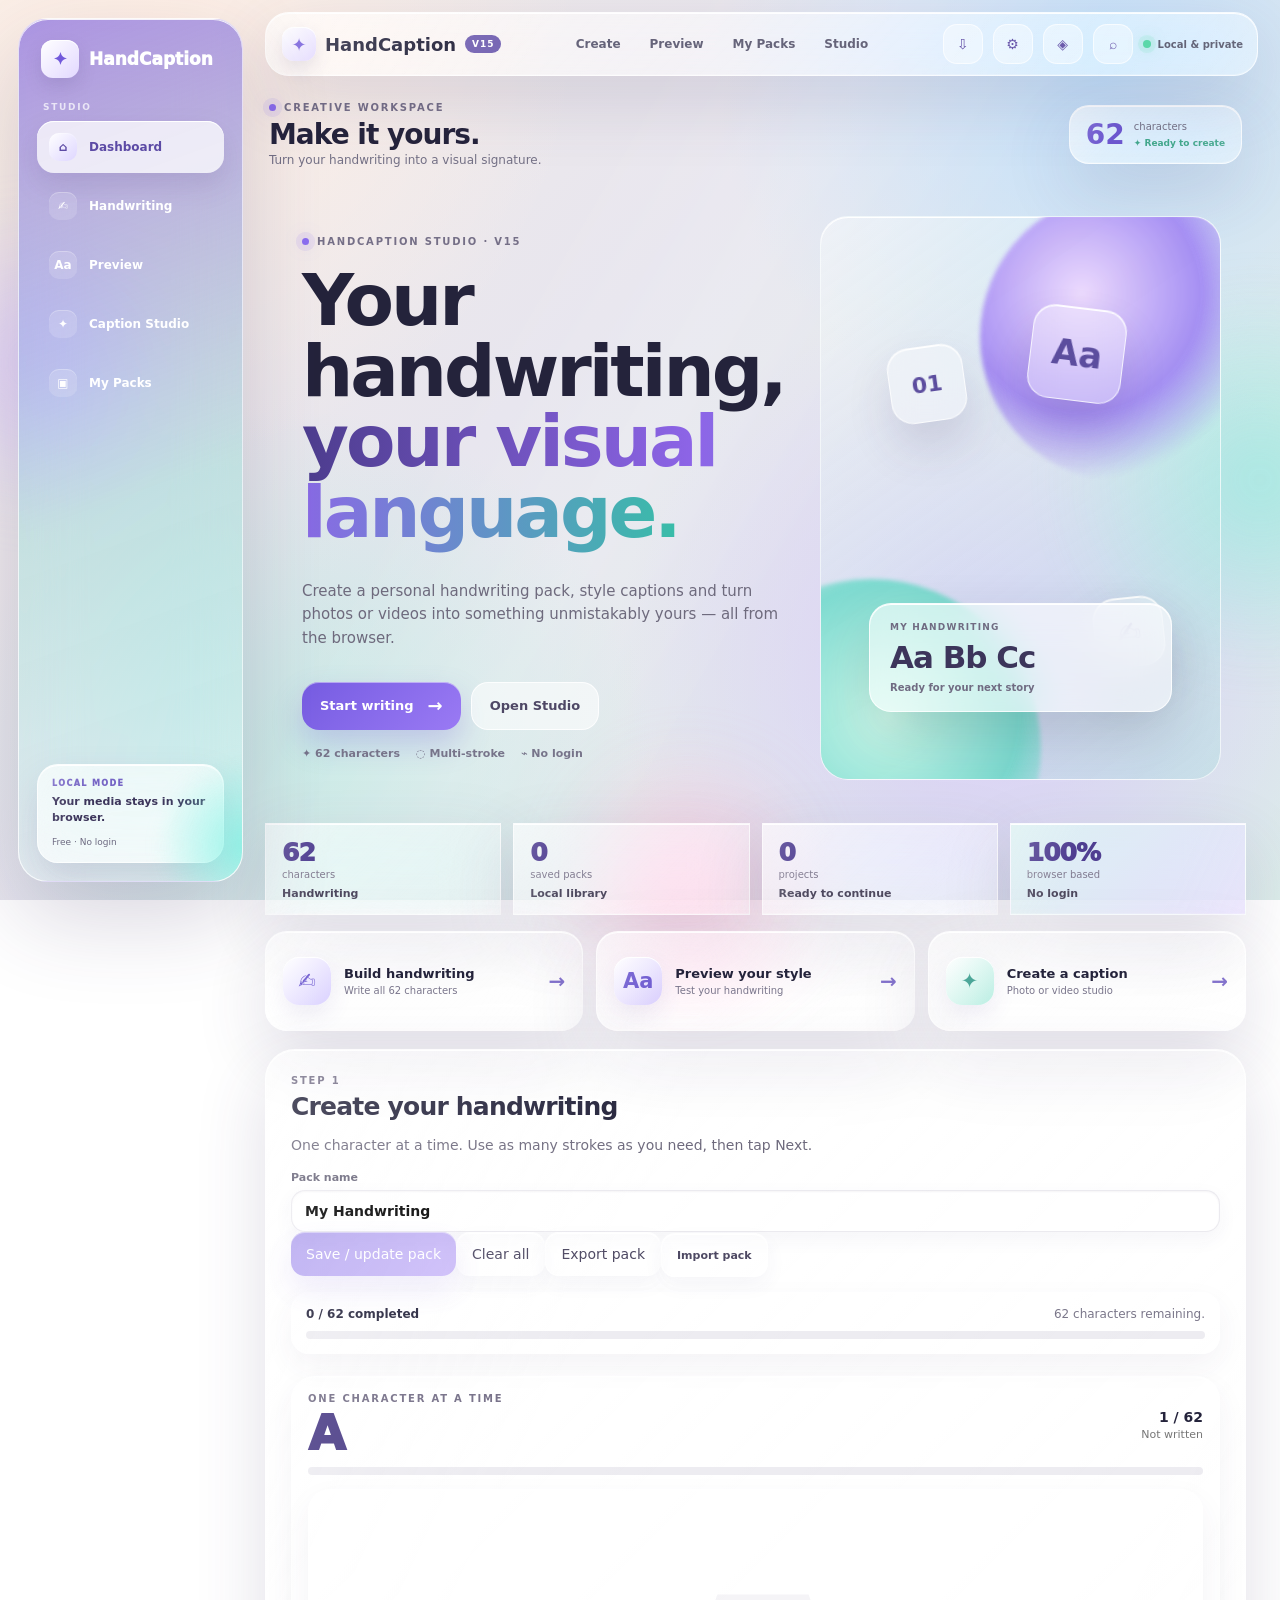
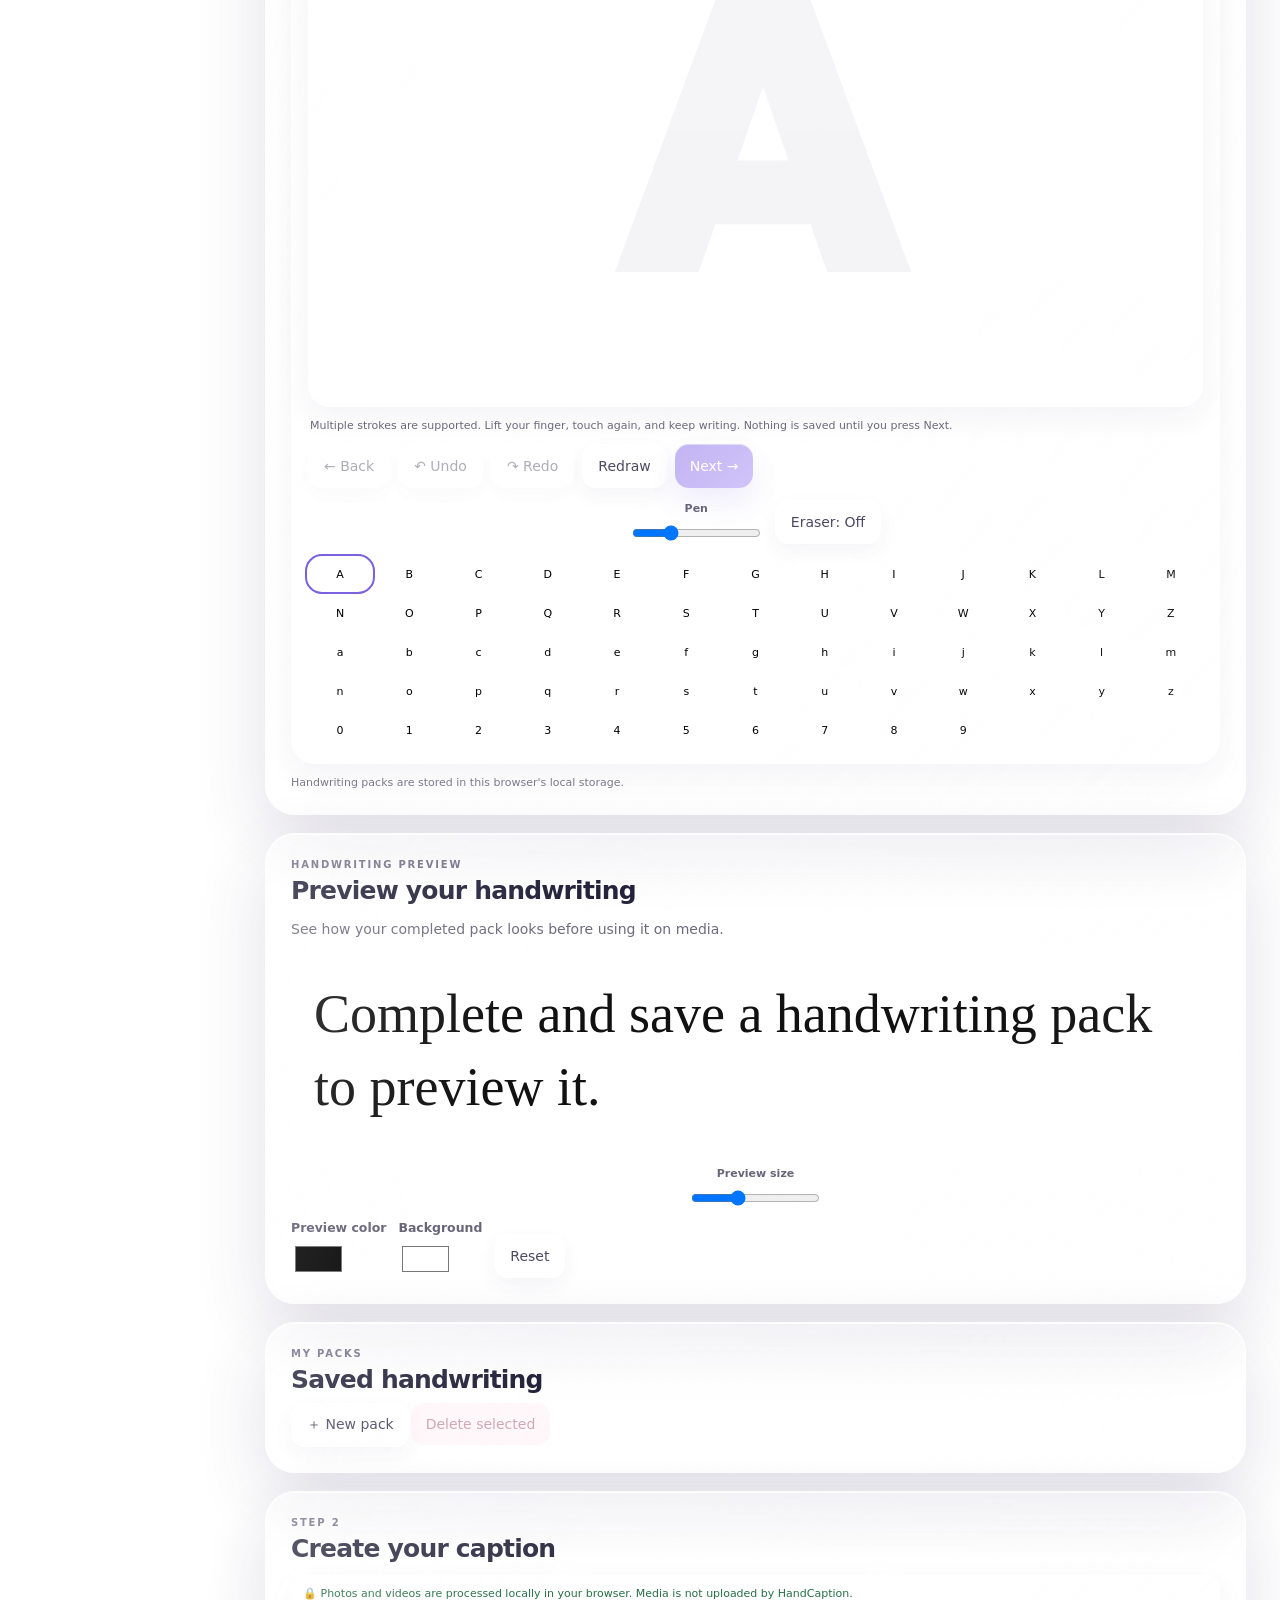
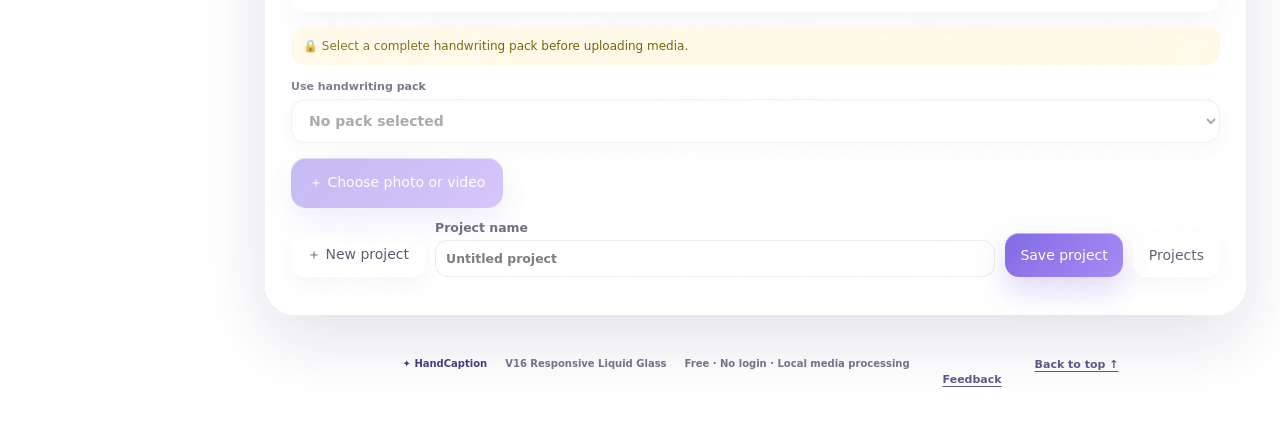
<file: index.html>
<!doctype html>
<html lang="en">
<head>
<meta charset="utf-8"><meta name="viewport" content="width=device-width,initial-scale=1,viewport-fit=cover">
<meta name="theme-color" content="#eaf1ed"><meta name="referrer" content="no-referrer">
<meta http-equiv="Content-Security-Policy" content="default-src 'self' blob: data:; script-src 'self'; style-src 'self'; img-src 'self' blob: data:; media-src 'self' blob: data:; font-src 'self'; object-src 'none'; base-uri 'none'; form-action 'none'; frame-ancestors 'none'; upgrade-insecure-requests">
<meta name="description" content="HandCaption — create your own handwriting packs and turn photos and videos into handwritten captions, locally in your browser.">
<meta name="keywords" content="handwriting captions, handwriting generator, photo captions, video captions, custom handwriting, HandCaption">
<meta name="author" content="HandCaption">
<meta property="og:type" content="website"><meta property="og:title" content="HandCaption — Your handwriting, your visual language."><meta property="og:description" content="Create a handwriting pack and add your handwriting to photos and videos. No login required.">
<meta name="twitter:card" content="summary"><meta name="twitter:title" content="HandCaption"><meta name="twitter:description" content="Turn your handwriting into visual captions.">
<meta name="color-scheme" content="light dark">
<link rel="manifest" href="manifest.json"><link rel="apple-touch-icon" href="icon.svg">
<title>HandCaption — Handwriting Caption Studio</title><link rel="stylesheet" href="style.css">
</head>
<body>
<div class="ambient ambient-one"></div><div class="ambient ambient-two"></div><div class="ambient ambient-three"></div>
<aside class="glass-sidebar" aria-label="HandCaption navigation">
  <div class="sidebar-brand"><span class="brand-mark">✦</span><span>HandCaption</span></div>
  <div class="sidebar-caption">STUDIO</div>
  <nav>
    <a class="active" href="#top"><span>⌂</span>Dashboard</a>
    <a href="#handwritingCard"><span>✍</span>Handwriting</a>
    <a href="#previewCard"><span>Aa</span>Preview</a>
    <a href="#mediaSection"><span>✦</span>Caption Studio</a>
    <a href="#packsCard"><span>▣</span>My Packs</a>
  </nav>
  <div class="sidebar-mini glass-card"><span>LOCAL MODE</span><strong>Your media stays in your browser.</strong><small>Free · No login</small></div>
</aside>
<header class="topbar glass">
  <a class="brand" href="#top" aria-label="HandCaption home"><span class="brand-mark">✦</span><span>HandCaption</span><b>V15</b></a>
  <nav class="topnav" aria-label="Primary navigation">
    <a href="#handwritingCard">Create</a><a href="#previewCard">Preview</a><a href="#packsCard">My Packs</a><a href="#mediaSection">Studio</a>
  </nav>
  <div class="top-actions"><button id="installAppBtn" class="glass-icon install-app" type="button" aria-label="Install HandCaption" title="Install app">⇩</button><button id="settingsBtn" class="glass-icon" type="button" aria-label="Open settings" title="Settings">⚙</button><button id="focusModeBtn" class="glass-icon" type="button" aria-label="Toggle focus mode" title="Focus mode">◈</button><button id="quickFindBtn" class="glass-icon" type="button" aria-label="Quick navigation" title="Quick navigation">⌕</button><div class="top-status"><span class="status-dot"></span> Local & private</div></div>
</header>
<main id="top">
<section class="dashboard-strip">
  <div><span class="eyebrow"><span class="eyebrow-dot"></span> CREATIVE WORKSPACE</span><h2>Make it yours.</h2><p>Turn your handwriting into a visual signature.</p></div>
  <div class="strip-badge glass-card"><strong>62</strong><span>characters</span><b>✦ Ready to create</b></div>
</section>
<section class="hero card hero-glass">
  <div class="hero-copy">
    <div class="eyebrow"><span class="eyebrow-dot"></span> HANDCAPTION STUDIO · V15</div>
    <h1>Your handwriting,<br><em>your visual language.</em></h1>
    <p>Create a personal handwriting pack, style captions and turn photos or videos into something unmistakably yours — all from the browser.</p>
    <div class="hero-actions"><a class="primary hero-btn" href="#handwritingCard">Start writing <span>→</span></a><a class="soft-btn" href="#mediaSection">Open Studio</a></div>
    <div class="hero-meta"><span>✦ 62 characters</span><span>◌ Multi-stroke</span><span>⌁ No login</span></div>
  </div>
  <div class="hero-art" aria-hidden="true"><div class="orb orb-a"></div><div class="orb orb-b"></div><div class="glass-note note-one">Aa</div><div class="glass-note note-two">01</div><div class="glass-note note-three">✍</div><div class="hero-card-mini"><span>MY HANDWRITING</span><strong>Aa Bb Cc</strong><small>Ready for your next story</small></div></div>
</section>

<section class="glass-metrics" aria-label="Workspace status"><div class="metric glass-card"><span>62</span><small>characters</small><b>Handwriting</b></div><div class="metric glass-card"><span id="metricPacks">0</span><small>saved packs</small><b>Local library</b></div><div class="metric glass-card"><span id="metricProjects">0</span><small>projects</small><b>Ready to continue</b></div><div class="metric glass-card metric-accent"><span>100%</span><small>browser based</small><b>No login</b></div></section>

<section class="quick-grid" aria-label="Quick actions">
  <a class="quick-card glass-card" href="#handwritingCard"><span class="quick-icon">✍</span><span><b>Build handwriting</b><small>Write all 62 characters</small></span><strong>→</strong></a>
  <a class="quick-card glass-card" href="#previewCard"><span class="quick-icon violet">Aa</span><span><b>Preview your style</b><small>Test your handwriting</small></span><strong>→</strong></a>
  <a class="quick-card glass-card" href="#mediaSection"><span class="quick-icon mint">✦</span><span><b>Create a caption</b><small>Photo or video studio</small></span><strong>→</strong></a>
</section>

<section class="card glass-card" id="handwritingCard"><div class="step">STEP 1</div><h2>Create your handwriting</h2><p>One character at a time. Use as many strokes as you need, then tap Next.</p>
<div class="pack-row"><label>Pack name<input id="packName" value="My Handwriting" maxlength="30"></label><button id="savePack" class="primary" disabled>Save / update pack</button><button id="clearPack" class="ghost">Clear all</button><button id="exportPack" class="ghost" type="button">Export pack</button><label class="file-button ghost">Import pack<input id="importPack" type="file" accept="application/json" hidden></label></div>
<div class="progress-box"><div class="progress-text"><strong id="progressText">0 / 62 completed</strong><span id="progressMessage">Write every character to continue.</span></div><div class="progress-track"><div id="progressBar"></div></div></div>
<div class="guided-writing">
<div class="writing-head"><div><div class="step">ONE CHARACTER AT A TIME</div><div id="currentChar" class="current-char">A</div></div><div class="writing-counter"><strong id="charProgress">1 / 62</strong><span id="charStatus">Not written</span></div></div>
<div class="writing-progress"><div id="writingProgressBar"></div></div>
<div class="writing-board"><div id="guideChar" class="guide-char">A</div><canvas id="writingCanvas" width="900" height="520"></canvas></div>
<p class="writing-tip">Multiple strokes are supported. Lift your finger, touch again, and keep writing. Nothing is saved until you press Next.</p>
<div class="writing-actions"><button id="backChar" class="ghost" type="button" disabled>← Back</button><button id="undoStroke" class="ghost" type="button" disabled>↶ Undo</button><button id="redoStroke" class="ghost" type="button" disabled>↷ Redo</button><button id="redrawChar" class="ghost" type="button">Redraw</button><button id="nextChar" class="primary" type="button" disabled>Next →</button></div><div class="pen-controls"><label>Pen <input id="penSizeInput" type="range" min="2" max="24" value="8"></label><button id="penEraser" class="ghost" type="button">Eraser: Off</button></div>
<div id="characterChecklist" class="character-checklist"></div>
</div><div class="hint">Handwriting packs are stored in this browser's local storage.</div></section>

<section class="card glass-card" id="previewCard"><div class="step">HANDWRITING PREVIEW</div><h2>Preview your handwriting</h2><p>See how your completed pack looks before using it on media.</p><div id="handPreview" class="hand-preview"><div id="previewSentence">The quick brown fox jumps over the lazy dog.</div><div id="previewAlphabet">ABCDEFGHIJKLMNOPQRSTUVWXYZ abcdefghijklmnopqrstuvwxyz 0123456789</div></div><label>Preview size <input id="previewSize" type="range" min="24" max="110" value="54"></label><div class="preview-controls"><label>Preview color <input id="previewColor" type="color" value="#111111"></label><label>Background <input id="previewBg" type="color" value="#ffffff"></label><button id="previewReset" class="ghost" type="button">Reset</button></div></section>

<section class="card glass-card" id="packsCard"><div class="step">MY PACKS</div><h2>Saved handwriting</h2><div class="pack-actions"><button id="newPack" class="ghost">＋ New pack</button><button id="deletePack" class="danger" disabled>Delete selected</button></div><div id="savedPacks" class="saved-packs"></div></section>

<section id="mediaSection" class="card glass-card locked"><div class="step">STEP 2</div><h2>Create your caption</h2><div class="security-note">🔒 Photos and videos are processed locally in your browser. Media is not uploaded by HandCaption.</div><div id="lockedMessage" class="locked-message">🔒 Select a complete handwriting pack before uploading media.</div>
<div class="pack-selector"><label>Use handwriting pack<select id="packSelect" disabled><option value="">No pack selected</option></select></label></div>
<button id="chooseMediaButton" class="upload-button" disabled>＋ Choose photo or video</button><input id="mediaInput" type="file" accept="image/jpeg,image/png,image/webp,video/mp4,video/webm,video/quicktime" hidden>
<div class="project-bar"><button id="newProject" class="ghost" type="button">＋ New project</button><label>Project name<input id="projectName" maxlength="40" placeholder="Untitled project"></label><button id="saveNamedProject" class="primary" type="button">Save project</button><button id="manageProjects" class="ghost" type="button">Projects</button></div><div id="projectList" class="project-list hidden"></div>
<div id="editorWrap" class="editor-wrap hidden"><div id="mediaType" class="media-type"></div>
<div class="editor-toolbar">
<div class="toolbar-group"><label>Caption<input id="captionInput" placeholder="Type your caption..." maxlength="200"></label><button id="addCaption" class="primary" type="button">Add / update</button><button id="duplicateCaption" class="ghost" type="button">Duplicate</button><button id="deleteCaption" class="danger" type="button">Delete</button></div>
<div class="toolbar-group"><label>Size<input id="sizeInput" type="range" min="12" max="180" value="54"></label><label>Color<input id="colorInput" type="color" value="#ffffff"></label><label>Rotation<input id="rotationInput" type="range" min="-180" max="180" value="0"></label><label>Spacing<input id="spacingInput" type="range" min="0" max="80" value="4"></label></div>
<div class="toolbar-group"><label>Shadow<input id="shadowInput" type="range" min="0" max="40" value="8"></label><label>Opacity<input id="opacityInput" type="range" min="0.1" max="1" step="0.05" value="1"></label><label>Animation<select id="animationInput"><option value="none">None</option><option value="fade">Fade</option><option value="slide">Slide</option><option value="pop">Pop</option><option value="write">Write-on</option></select></label><label>Duration<input id="durationInput" type="range" min="0.2" max="5" step="0.1" value="1.2"></label></div>
<div class="toolbar-group video-controls"><label>Start (s)<input id="startInput" type="number" min="0" step="0.1" value="0"></label><label>End (s)<input id="endInput" type="number" min="0" step="0.1" value="0"></label><span class="toolbar-help">For video: caption is visible between Start and End. 0 End = video end.</span></div>
<div class="toolbar-actions"><button id="undoEdit" class="ghost" type="button" disabled>↶ Undo</button><button id="redoEdit" class="ghost" type="button" disabled>↷ Redo</button><button id="bringForward" class="ghost" type="button">Bring forward</button><button id="sendBackward" class="ghost" type="button">Send backward</button><button id="centerCaption" class="ghost" type="button">Center</button><button id="alignLeft" class="ghost" type="button">Align left</button><button id="alignCenter" class="ghost" type="button">Align center</button><button id="alignRight" class="ghost" type="button">Align right</button><button id="flipH" class="ghost" type="button">Flip H</button><button id="flipV" class="ghost" type="button">Flip V</button><button id="splitCaption" class="ghost" type="button">Split caption</button><button id="focusEditor" class="ghost" type="button">Focus</button><button id="toggleGrid" class="ghost" type="button">Grid</button><button id="zoomOut" class="ghost" type="button">−</button><button id="zoomReset" class="ghost" type="button">100%</button><button id="zoomIn" class="ghost" type="button">+</button><button id="fitCanvas" class="ghost" type="button">Fit</button><button id="addMediaButton" class="ghost" type="button">＋ Replace file</button><button id="saveProject" class="ghost" type="button">Save project</button><button id="loadProject" class="ghost" type="button">Load project</button><button id="exportBtn" class="success" type="button">Export</button></div>
</div>
<div id="captionLayers" class="caption-layers"></div>
<div class="editor-file-actions"><button id="removeMedia" class="danger" type="button">🗑 Delete current file</button></div>
<div id="imageEditor" class="canvas-holder hidden"><div id="editorGrid" class="editor-grid hidden" aria-hidden="true"></div><canvas id="editorCanvas"></canvas><div class="canvas-tip">Drag the selected caption. Use Grid and Zoom for precise placement.</div></div>
<div id="videoEditor" class="video-holder hidden"><video id="videoPreview" controls playsinline></video><canvas id="videoOverlay"></canvas><div id="videoGrid" class="editor-grid hidden" aria-hidden="true"></div><canvas id="videoComposite" class="hidden"></canvas><div class="timeline-controls"><button id="setStart" class="ghost" type="button">Set start = current</button><button id="setEnd" class="ghost" type="button">Set end = current</button><input id="timelineSeek" type="range" min="0" max="0" step="0.1" value="0"><span id="timelineTime">0.0s</span></div><div class="video-note">Preview is local. Video export creates a WebM when supported by your Android browser; MP4 export is not guaranteed.</div></div>
</div></section>
<div id="settingsPanel" class="settings-panel hidden" role="dialog" aria-modal="true" aria-label="HandCaption settings">
  <div class="settings-card glass-card">
    <div class="command-head"><div><span class="step">PREFERENCES</span><h3>HandCaption settings</h3></div><button id="closeSettings" class="glass-icon" type="button" aria-label="Close settings">×</button></div>
    <div class="settings-grid">
      <label class="setting-row"><span><b>Appearance</b><small>Choose the workspace theme.</small></span><select id="themeSelect"><option value="system">System</option><option value="light">Light</option><option value="dark">Dark</option></select></label>
      <label class="setting-row"><span><b>Reduce motion</b><small>Reduce decorative animations.</small></span><input id="reduceMotionToggle" type="checkbox"></label>
      <label class="setting-row"><span><b>Compact layout</b><small>Use tighter spacing on small screens.</small></span><input id="compactToggle" type="checkbox"></label>
      <label class="setting-row"><span><b>High contrast</b><small>Increase text and control contrast.</small></span><input id="contrastToggle" type="checkbox"></label>
    </div>
    <div class="settings-actions"><button id="clearLocalData" class="danger" type="button">Clear local data</button><button id="copyDiagnostics" class="ghost" type="button">Copy diagnostics</button></div>
    <div class="settings-help"><b>Need help?</b><span>Use the Quick Navigation button or the feedback option below.</span><button id="feedbackBtn" class="soft-btn" type="button">Send feedback</button></div>
  </div>
</div>
<div id="toastRegion" class="toast-region" aria-live="polite" aria-atomic="true"></div>
<div id="commandPalette" class="command-palette hidden" role="dialog" aria-modal="true" aria-label="Quick navigation"><div class="command-panel glass-card"><div class="command-head"><div><span class="step">QUICK NAVIGATION</span><h3>Go somewhere</h3></div><button id="closeCommand" class="glass-icon" type="button" aria-label="Close">×</button></div><input id="commandSearch" class="command-search" placeholder="Search HandCaption sections…" autocomplete="off"><div id="commandList" class="command-list"></div></div></div></main><footer><span class="footer-brand">✦ HandCaption</span><span>V16 Responsive Liquid Glass</span><span>Free · No login · Local media processing</span><button id="footerFeedback" class="footer-link" type="button">Feedback</button><a class="footer-link" href="#top">Back to top ↑</a></footer>
<script src="app.js"></script></body></html>
</file>
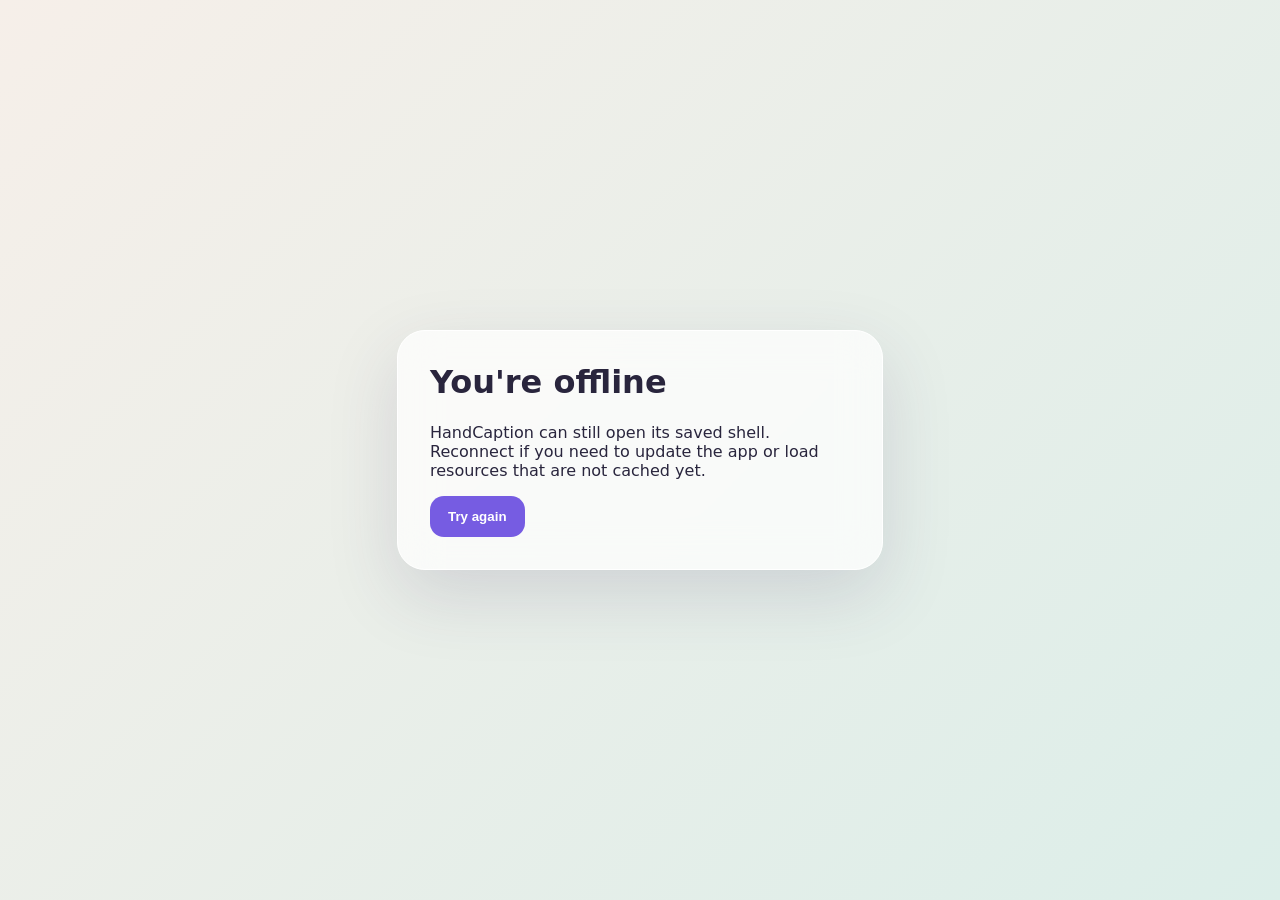
<file: offline.html>
<!doctype html><html><head><meta charset="utf-8"><meta name="viewport" content="width=device-width,initial-scale=1"><meta name="theme-color" content="#7b5fe5"><title>HandCaption — Offline</title><style>body{margin:0;min-height:100vh;display:grid;place-items:center;font:16px system-ui;background:linear-gradient(135deg,#f6efe9,#dceee9);color:#29253d}.card{max-width:420px;margin:24px;padding:32px;border-radius:28px;background:#ffffffb8;backdrop-filter:blur(20px);border:1px solid #fff;box-shadow:0 25px 70px #40306025}h1{margin-top:0}button{padding:13px 18px;border:0;border-radius:14px;background:#765ce2;color:#fff;font-weight:800}</style></head><body><main class="card"><h1>You're offline</h1><p>HandCaption can still open its saved shell. Reconnect if you need to update the app or load resources that are not cached yet.</p><button onclick="location.reload()">Try again</button></main></body></html>
</file>
<file: style.css>
:root{
  font-family:Inter,ui-sans-serif,system-ui,-apple-system,BlinkMacSystemFont,"Segoe UI",sans-serif;
  color:#24233b;
  --ink:#24233b;--muted:#77748c;--purple:#7b5fe5;--purple2:#a789ff;--mint:#66d8c6;--cyan:#79d9ef;--pink:#f3a7c8;
  --glass:rgba(255,255,255,.46);--glass-hi:rgba(255,255,255,.68);--glass-low:rgba(255,255,255,.30);
  --line:rgba(255,255,255,.74);--shadow:0 24px 70px rgba(67,55,105,.16);--deep-shadow:0 35px 90px rgba(58,47,95,.20)
}
*{box-sizing:border-box}html{scroll-behavior:smooth}body{margin:0;min-height:100vh;overflow-x:hidden;color:var(--ink);background:radial-gradient(circle at 12% 4%,rgba(255,239,229,.96),transparent 30%),radial-gradient(circle at 86% 8%,rgba(187,224,255,.78),transparent 28%),radial-gradient(circle at 78% 74%,rgba(214,189,255,.65),transparent 32%),radial-gradient(circle at 24% 84%,rgba(169,238,221,.48),transparent 28%),linear-gradient(135deg,#f6efe9 0%,#e7e5ee 42%,#dceee9 100%);background-attachment:fixed}
body:before{content:"";position:fixed;inset:0;pointer-events:none;z-index:-1;background:linear-gradient(120deg,transparent 0 38%,rgba(255,255,255,.16) 50%,transparent 62%);mix-blend-mode:screen}.ambient{position:fixed;z-index:-2;border-radius:50%;pointer-events:none;filter:blur(26px);opacity:.7}.ambient-one{width:330px;height:330px;left:-130px;top:22%;background:radial-gradient(circle,#d9c6ff,rgba(170,144,255,0) 68%)}.ambient-two{width:420px;height:420px;right:-190px;top:30%;background:radial-gradient(circle,#8fe9dd,rgba(115,214,226,0) 67%)}.ambient-three{width:300px;height:300px;left:42%;bottom:-130px;background:radial-gradient(circle,#ffc2dc,rgba(244,170,211,0) 67%)}
a{text-decoration:none;color:inherit}.glass,.glass-card{background:linear-gradient(135deg,rgba(255,255,255,.58),rgba(255,255,255,.30));backdrop-filter:blur(26px) saturate(150%);-webkit-backdrop-filter:blur(26px) saturate(150%);border:1px solid var(--line);box-shadow:var(--shadow),inset 0 1px 0 rgba(255,255,255,.92),inset 0 -1px 0 rgba(255,255,255,.18)}
.glass:before,.glass-card:before{content:"";display:block;position:absolute;inset:0;border-radius:inherit;pointer-events:none;background:linear-gradient(115deg,rgba(255,255,255,.30),transparent 28%,transparent 68%,rgba(255,255,255,.16));opacity:.7}.glass,.glass-card{position:relative}
.glass-sidebar{position:fixed;left:18px;top:18px;bottom:18px;width:225px;padding:18px;z-index:70;border-radius:30px;background:linear-gradient(160deg,rgba(129,101,224,.66),rgba(106,206,196,.30) 55%,rgba(255,255,255,.32));backdrop-filter:blur(30px) saturate(155%);-webkit-backdrop-filter:blur(30px) saturate(155%);border:1px solid rgba(255,255,255,.66);box-shadow:var(--deep-shadow),inset 0 1px 0 rgba(255,255,255,.85);color:#fff;display:flex;flex-direction:column;overflow:hidden}.glass-sidebar:after{content:"";position:absolute;width:190px;height:190px;right:-100px;bottom:-60px;border-radius:50%;background:radial-gradient(circle,rgba(111,242,225,.7),transparent 68%);filter:blur(8px);pointer-events:none}.sidebar-brand{display:flex;align-items:center;gap:10px;font-weight:950;font-size:17px;padding:3px 4px 24px}.sidebar-brand .brand-mark{width:38px;height:38px}.sidebar-caption{font-size:9px;letter-spacing:1.7px;font-weight:900;opacity:.72;margin:0 6px 9px}.glass-sidebar nav{display:grid;gap:7px;position:relative;z-index:2}.glass-sidebar nav a{display:flex;align-items:center;gap:12px;padding:12px 12px;border-radius:17px;font-size:12px;font-weight:800;transition:.18s ease}.glass-sidebar nav a span{display:grid;place-items:center;width:28px;height:28px;border-radius:10px;background:rgba(255,255,255,.15);box-shadow:inset 0 1px 0 rgba(255,255,255,.28)}.glass-sidebar nav a:hover,.glass-sidebar nav a.active{background:rgba(255,255,255,.74);color:#5c4aa5;box-shadow:0 12px 28px rgba(59,44,111,.13),inset 0 1px 0 #fff}.glass-sidebar nav a.active span{background:linear-gradient(135deg,#fff,#ded6ff)}.sidebar-mini{margin-top:auto;padding:14px;border-radius:21px;color:#3c355b;background:rgba(255,255,255,.62);box-shadow:0 18px 38px rgba(54,41,94,.15),inset 0 1px 0 #fff}.sidebar-mini span{display:block;font-size:8px;font-weight:950;letter-spacing:1.4px;color:#7665c5}.sidebar-mini strong{display:block;font-size:11px;line-height:1.45;margin:6px 0}.sidebar-mini small{font-size:9px;color:#6c6980}
.topbar{position:sticky;top:12px;z-index:60;margin:12px 22px 0 265px;padding:11px 14px 11px 16px;border-radius:24px;display:flex;align-items:center;gap:20px;min-height:60px}.brand{display:flex;align-items:center;gap:9px;font-size:18px;font-weight:900;white-space:nowrap}.brand-mark{display:grid;place-items:center;width:34px;height:34px;border-radius:12px;background:linear-gradient(135deg,#fff,#e2d8ff);color:#7259db;box-shadow:inset 0 1px 0 #fff,0 8px 18px rgba(68,56,105,.14)}.brand b{font-size:9px;letter-spacing:.9px;padding:4px 7px;border-radius:99px;background:rgba(95,76,168,.86);color:#fff}.topnav{display:flex;gap:5px;flex:1;justify-content:center}.topnav a{padding:9px 12px;border-radius:13px;color:#66647a;font-size:12px;font-weight:800}.topnav a:hover{background:rgba(255,255,255,.58);color:#4e3d92}.top-actions{display:flex;align-items:center;gap:10px;margin-left:auto}.glass-icon{width:40px;height:40px;min-height:40px;padding:0;border-radius:14px;background:rgba(255,255,255,.38);border:1px solid rgba(255,255,255,.64);color:#6654a9}.top-status{font-size:10px;color:#55566b;font-weight:850;display:flex;align-items:center;gap:7px;white-space:nowrap}.status-dot{width:8px;height:8px;border-radius:50%;background:#4fd5a3;box-shadow:0 0 0 5px rgba(79,213,163,.13),0 0 14px rgba(79,213,163,.5)}
main{max-width:none;margin:20px 24px 0 265px;padding:0 10px 0 0}.dashboard-strip{display:flex;justify-content:space-between;align-items:center;gap:18px;margin:10px 0 18px;padding:6px 4px}.dashboard-strip h2{margin:5px 0 2px;font-size:28px;letter-spacing:-1px}.dashboard-strip p{margin:0;color:#747186;font-size:12px}.strip-badge{padding:12px 16px;border-radius:20px;min-width:160px;display:grid;grid-template-columns:auto 1fr;column-gap:9px;align-items:center}.strip-badge strong{font-size:28px;grid-row:span 2;color:#6d58d1}.strip-badge span{font-size:10px;color:#747186}.strip-badge b{font-size:9px;color:#43a98e}
.card{border-radius:30px;padding:25px;margin-bottom:18px}.hero{min-height:430px;display:grid;grid-template-columns:1.12fr .88fr;gap:20px;overflow:hidden;position:relative}.hero-copy{position:relative;z-index:2;display:flex;flex-direction:column;justify-content:center;padding:20px 12px}.eyebrow,.step{font-size:10px;font-weight:900;letter-spacing:1.8px;color:#756f87}.eyebrow{display:flex;align-items:center;gap:8px}.eyebrow-dot{width:7px;height:7px;border-radius:50%;background:#8b6df0;box-shadow:0 0 0 6px rgba(139,109,240,.11),0 0 18px rgba(139,109,240,.4)}.hero h1{font-size:clamp(42px,6vw,72px);line-height:.98;letter-spacing:-3px;margin:18px 0;max-width:690px}.hero h1 em{font-style:normal;background:linear-gradient(90deg,#4d3d8e,#8e65e8,#38bda8);-webkit-background-clip:text;background-clip:text;color:transparent}.hero p{max-width:600px;color:#706d80;line-height:1.65;font-size:15px}.hero-actions{display:flex;gap:10px;flex-wrap:wrap;margin:17px 0}.hero-btn,.soft-btn{display:inline-flex;align-items:center;justify-content:center;gap:14px;min-height:48px;padding:0 18px;border-radius:17px;font-weight:850;font-size:13px}.hero-btn,.primary{background:linear-gradient(135deg,#765ce2,#9a7af4);color:#fff;box-shadow:0 14px 30px rgba(115,87,214,.25),inset 0 1px 0 rgba(255,255,255,.45)}.hero-btn span{font-size:18px}.soft-btn{background:rgba(255,255,255,.55);border:1px solid rgba(255,255,255,.8);color:#4e4765}.hero-meta{display:flex;gap:16px;flex-wrap:wrap;color:#77748a;font-size:11px;font-weight:750}.hero-art{position:relative;min-height:370px;border-radius:28px;overflow:hidden;background:linear-gradient(145deg,rgba(255,255,255,.40),rgba(120,215,205,.20));border:1px solid rgba(255,255,255,.64);box-shadow:inset 0 1px 0 #fff}.orb{position:absolute;border-radius:50%;filter:blur(2px)}.orb-a{width:290px;height:290px;right:-50px;top:-25px;background:radial-gradient(circle at 35% 35%,#efd7ff,#9d80f3 45%,rgba(157,128,243,0) 70%);opacity:.86}.orb-b{width:340px;height:340px;left:-120px;bottom:-140px;background:radial-gradient(circle at 55% 40%,#c9ffe9,#69d9c8 48%,rgba(105,217,200,0) 72%);opacity:.82}.glass-note{position:absolute;background:rgba(255,255,255,.35);border:1px solid rgba(255,255,255,.78);backdrop-filter:blur(15px);-webkit-backdrop-filter:blur(15px);box-shadow:0 24px 45px rgba(61,48,104,.15),inset 0 1px 0 #fff;border-radius:22px;display:grid;place-items:center;font-weight:900;color:#5c4d9e}.note-one{width:94px;height:94px;right:24%;top:16%;font-size:35px;transform:rotate(7deg)}.note-two{width:76px;height:76px;left:17%;top:23%;font-size:22px;transform:rotate(-8deg)}.note-three{width:70px;height:70px;right:14%;bottom:20%;font-size:28px;transform:rotate(-6deg)}.hero-card-mini{position:absolute;left:12%;right:12%;bottom:12%;padding:18px 20px;border-radius:22px;background:rgba(255,255,255,.58);border:1px solid rgba(255,255,255,.8);backdrop-filter:blur(20px);-webkit-backdrop-filter:blur(20px);box-shadow:0 24px 55px rgba(39,59,50,.16),inset 0 1px 0 #fff}.hero-card-mini span,.hero-card-mini small{display:block;color:#706b82;font-size:9px;font-weight:850;letter-spacing:1.2px}.hero-card-mini strong{display:block;font-size:31px;letter-spacing:-1px;margin:7px 0;color:#3c355b}.hero-card-mini small{font-size:10px;letter-spacing:0;font-weight:650}
.quick-grid{display:grid;grid-template-columns:repeat(3,1fr);gap:13px;margin-bottom:18px}.quick-card{min-height:100px;padding:16px 17px;border-radius:22px;display:flex;align-items:center;gap:13px;transition:transform .2s ease,box-shadow .2s ease}.quick-card:hover{transform:translateY(-3px);box-shadow:0 28px 55px rgba(67,54,111,.16),inset 0 1px 0 #fff}.quick-card .quick-icon{width:48px;height:48px;border-radius:16px;display:grid;place-items:center;font-size:21px;font-weight:900;background:linear-gradient(135deg,#fff,#d9d0ff);box-shadow:inset 0 1px 0 #fff,0 10px 22px rgba(85,67,155,.10);color:#6b57cf}.quick-icon.violet{background:linear-gradient(135deg,#fff,#d8cdfd)}.quick-icon.mint{background:linear-gradient(135deg,#fff,#b9eee2);color:#3d9f90}.quick-card span:nth-child(2){flex:1}.quick-card b,.quick-card small{display:block}.quick-card b{font-size:13px}.quick-card small{font-size:10px;color:#7a768c;margin-top:4px}.quick-card>strong{font-size:20px;color:#7a68c8}
.card h2{margin:6px 0 8px;font-size:25px;letter-spacing:-.8px}.card p{color:#6e6a7d;line-height:1.55}label{font-size:11px;color:#686579;display:flex;flex-direction:column;gap:6px;font-weight:800}input,select{font:inherit}#packName,#captionInput,#packSelect{border:1px solid rgba(92,83,125,.12);border-radius:14px;padding:12px 13px;font-size:14px;background:rgba(255,255,255,.66);box-shadow:inset 0 1px 2px rgba(52,43,79,.05),0 7px 20px rgba(68,53,109,.05)}#packName{min-width:220px}#captionInput{min-width:210px}.file-button{cursor:pointer;display:inline-flex;justify-content:center;align-items:center;min-height:44px;padding:11px 15px;border-radius:14px;font-weight:800}.file-button input{display:none}button{border:0;border-radius:14px;padding:11px 15px;min-height:44px;font-weight:800;cursor:pointer;touch-action:manipulation;transition:transform .16s ease,box-shadow .16s ease,background .16s ease}button:not(:disabled):active{transform:scale(.98)}button:disabled{opacity:.45;cursor:not-allowed}.ghost{background:rgba(255,255,255,.48);border:1px solid rgba(255,255,255,.76);color:#4e4963;box-shadow:inset 0 1px 0 #fff,0 8px 20px rgba(68,53,109,.05)}.success{background:linear-gradient(135deg,#45b79b,#69d6c1);color:#fff;box-shadow:0 12px 25px rgba(55,166,143,.22),inset 0 1px 0 rgba(255,255,255,.5)}.danger{background:rgba(255,232,240,.72);color:#9a3d62;border:1px solid rgba(255,255,255,.68)}
.progress-box,.guided-writing,.writing-board,.hand-preview,.security-note,.pack-item,.project-row,.layer-pill{background:rgba(255,255,255,.36);border-color:rgba(255,255,255,.74);box-shadow:inset 0 1px 0 rgba(255,255,255,.82),0 12px 30px rgba(67,53,106,.06)}.progress-box{border:1px solid rgba(255,255,255,.68);border-radius:18px;padding:14px;margin:15px 0 22px}.progress-text{display:flex;justify-content:space-between;gap:12px;flex-wrap:wrap;font-size:12px}.progress-text span{color:#7b778a}.progress-track,.writing-progress{height:8px;background:rgba(95,83,129,.11);border-radius:99px;overflow:hidden;margin-top:10px}#progressBar,#writingProgressBar{height:100%;background:linear-gradient(90deg,#72d7c2,#8a6bea,#f1a7ca);transition:width .2s}#progressBar{width:0}.guided-writing{border:1px solid rgba(255,255,255,.78);border-radius:24px;padding:16px}.writing-head{display:flex;justify-content:space-between;align-items:center;gap:15px}.current-char{font-size:48px;font-weight:950;line-height:1;margin-top:5px;color:#4c3e87}.writing-counter{text-align:right;display:flex;flex-direction:column;gap:3px}.writing-counter span{font-size:11px;color:#7b7788}.writing-board{position:relative;margin-top:14px;border-radius:22px;overflow:hidden;background:rgba(255,255,255,.70);border:1px solid rgba(255,255,255,.9);min-height:300px}.writing-board canvas{display:block;width:100%;height:auto;position:relative;z-index:2;touch-action:none;user-select:none}.guide-char{position:absolute;inset:0;display:grid;place-items:center;font-size:min(46vw,360px);font-weight:950;color:#463b71;opacity:.055;pointer-events:none;z-index:1;line-height:1}.writing-tip{font-size:11px!important;margin:10px 2px}.writing-actions{display:flex;gap:8px;flex-wrap:wrap}.character-checklist{display:grid;grid-template-columns:repeat(13,1fr);gap:5px;margin-top:13px}.character-check{padding:7px 3px;min-height:34px;background:rgba(255,255,255,.42);font-size:11px;border:1px solid rgba(255,255,255,.72)}.character-check.done{background:rgba(193,240,223,.72);color:#176b58}.character-check.current{outline:2px solid #7b61df;outline-offset:1px}.hint{font-size:11px;color:#7e798c;margin-top:12px}.locked-message{background:rgba(255,246,218,.66);color:#715800;padding:12px;border-radius:14px;margin:15px 0;font-size:12px}.pack-selector{margin:15px 0}.pack-selector select{min-width:260px}.upload-button{display:inline-flex;background:linear-gradient(135deg,#765ce2,#9b79f4);color:#fff;border-radius:15px;padding:13px 18px;min-height:50px;align-items:center;box-shadow:0 14px 28px rgba(115,87,214,.24),inset 0 1px 0 rgba(255,255,255,.42)}.locked{opacity:.94}.hidden{display:none!important}.saved-packs{display:flex;gap:10px;flex-wrap:wrap}.pack-item.selected{border-color:#7b68df;background:rgba(255,255,255,.66)}.pack-item small{display:block;color:#777;font-weight:400;margin-top:2px}.pack-buttons{display:flex;gap:5px;margin-top:7px}.pack-buttons button{min-height:32px;padding:5px 8px;font-size:10px}.security-note{color:#17663a;border:1px solid rgba(255,255,255,.7);border-radius:14px;padding:11px;font-size:11px;margin:12px 0}.editor-wrap{margin-top:18px}.editor-toolbar{display:grid;gap:10px;margin-bottom:14px}.toolbar-group{display:flex;gap:8px;align-items:end;flex-wrap:wrap}.toolbar-group label{flex:0 1 auto}.toolbar-group input[type=range]{width:120px}.toolbar-help{font-size:11px;color:#777;padding:10px 2px}.toolbar-actions{display:flex;gap:8px;flex-wrap:wrap}.caption-layers{display:flex;gap:7px;overflow-x:auto;padding:8px 0}.layer-pill.active{background:linear-gradient(135deg,#7459d7,#8d71ec);color:#fff}.editor-file-actions{margin:8px 0}.canvas-holder,.video-holder{background:rgba(34,29,48,.88);border:1px solid rgba(255,255,255,.24);border-radius:20px;padding:10px;overflow:auto;text-align:center;position:relative;box-shadow:0 25px 60px rgba(37,29,54,.22)}#editorCanvas{max-width:100%;height:auto;border-radius:12px;touch-action:none}#videoPreview{display:block;width:100%;max-height:70vh;border-radius:12px;background:#000}.video-holder{position:relative}#videoOverlay{position:absolute;left:10px;top:10px;width:calc(100% - 20px);height:auto;pointer-events:none}.video-note,.canvas-tip{color:#ddd;font-size:11px;padding:8px}.canvas-tip{position:absolute;left:12px;bottom:12px;background:rgba(0,0,0,.6);border-radius:10px}.media-type{font-size:10px;font-weight:900;letter-spacing:1.4px;color:#756f87;margin-bottom:8px}.video-controls{border-top:1px solid rgba(100,90,130,.14);padding-top:10px}.pen-controls{display:flex;gap:12px;align-items:center;justify-content:center;margin-top:12px;flex-wrap:wrap}.pen-controls label,.card>label{display:flex;align-items:center;gap:8px}.hand-preview{border:1px solid rgba(255,255,255,.82);border-radius:20px;padding:22px;min-height:150px;display:grid;gap:20px;align-content:center;overflow:auto;box-shadow:inset 0 1px 0 #fff}.hand-preview div{font-family:cursive;line-height:1.35;word-break:break-word}.timeline-controls{display:flex;align-items:center;gap:8px;flex-wrap:wrap;margin-top:10px}.timeline-controls input{flex:1;min-width:140px}.project-bar{display:flex;flex-wrap:wrap;gap:10px;align-items:end;margin:12px 0}.project-bar label{display:flex;flex-direction:column;gap:5px;font-size:.78rem;flex:1;min-width:180px}.project-bar input{padding:10px;border:1px solid rgba(92,83,125,.12);border-radius:13px;background:rgba(255,255,255,.66)}.project-list{display:grid;gap:8px;margin:8px 0}.preview-controls{display:flex;flex-wrap:wrap;gap:12px;align-items:end;margin-top:12px}.preview-controls label{display:flex;flex-direction:column;gap:5px;font-size:.78rem}.preview-controls input[type=color]{height:38px;width:55px;padding:2px;border:0;border-radius:10px;background:transparent}.toolbar-actions{overflow-x:auto;padding-bottom:4px}footer{max-width:none;margin:0 24px 0 265px;padding:25px 16px 42px;display:flex;justify-content:center;gap:18px;flex-wrap:wrap;color:#77748a;font-size:10px;font-weight:750}footer .footer-brand{color:#4c3d86;font-weight:900}
@media(max-width:1000px){.glass-sidebar{width:195px}.topbar{margin-left:225px}.topnav{display:none}main{margin-left:225px}.dashboard-strip{align-items:flex-start}.quick-grid{grid-template-columns:1fr}.hero{grid-template-columns:1fr}.hero-art{min-height:300px}footer{margin-left:225px}}
@media(max-width:720px){.glass-sidebar{top:auto;left:10px;right:10px;bottom:10px;width:auto;height:70px;padding:7px 9px;border-radius:24px;display:block}.sidebar-brand,.sidebar-caption,.sidebar-mini{display:none}.glass-sidebar nav{display:flex;justify-content:space-around;align-items:center;height:100%;gap:4px}.glass-sidebar nav a{flex:1;justify-content:center;padding:7px 4px;font-size:9px;gap:4px;flex-direction:column}.glass-sidebar nav a span{width:25px;height:25px;font-size:12px}.topbar{top:7px;margin:7px 8px 0;padding:9px 10px}.brand{font-size:16px}.top-actions{gap:6px}.top-status{font-size:9px}.top-status .status-dot{width:7px;height:7px}.top-actions .glass-icon{display:none}main{margin:14px 10px 0;padding:0}.dashboard-strip{margin:8px 2px 14px}.dashboard-strip h2{font-size:23px}.strip-badge{min-width:125px;padding:10px}.hero{min-height:auto;padding:18px}.hero-copy{padding:8px 2px}.hero h1{font-size:42px;letter-spacing:-2px}.hero p{font-size:13px}.hero-art{min-height:250px}.quick-card{min-height:86px}.card{padding:18px;border-radius:24px}.character-checklist{grid-template-columns:repeat(8,1fr)}.writing-board{min-height:230px}.toolbar-group label{width:calc(50% - 5px)}.toolbar-group label input[type=range],.toolbar-group label select{width:100%}.toolbar-actions button{min-height:42px}.project-bar{align-items:stretch}.project-bar label{min-width:100%}.project-bar button{flex:1}.writing-actions button{flex:1 1 30%;min-width:92px}footer{margin:0;padding:25px 16px 100px}}
@media(max-width:480px){.dashboard-strip{display:block}.strip-badge{margin-top:10px;max-width:180px}.hero h1{font-size:36px}.hero-art{min-height:220px}.hero-card-mini{left:7%;right:7%;bottom:7%}.hero-card-mini strong{font-size:25px}.quick-grid{gap:10px}.glass-sidebar nav a{font-size:8px}.glass-sidebar nav a:nth-child(5){display:none}}
@media(prefers-reduced-motion:reduce){*,*::before,*::after{scroll-behavior:auto!important;transition:none!important;animation:none!important}}
@supports not ((backdrop-filter:blur(1px))){.glass,.glass-card,.glass-sidebar{background:rgba(255,255,255,.92)}}

/* V15 — Liquid Glass 2.0 polish */
.glass-metrics{display:grid;grid-template-columns:repeat(4,1fr);gap:12px;margin:0 0 16px}.metric{padding:14px 16px;min-height:92px;display:flex;flex-direction:column;justify-content:center}.metric span{font-size:25px;font-weight:950;letter-spacing:-1px;color:#4f3e91}.metric small{font-size:10px;color:#817b90;margin-top:2px}.metric b{font-size:11px;margin-top:7px;color:#4f4a60}.metric-accent{background:linear-gradient(135deg,rgba(220,250,240,.72),rgba(231,220,255,.72));}
.top-actions .glass-icon{display:inline-grid;place-items:center}.focus-mode .glass-sidebar,.focus-mode .topbar,.focus-mode footer{display:none}.focus-mode main{margin-left:24px}.focus-mode .hero{max-width:1180px;margin-left:auto;margin-right:auto}.focus-mode .card{max-width:1180px;margin-left:auto;margin-right:auto}.focus-mode .glass-metrics,.focus-mode .quick-grid,.focus-mode .dashboard-strip{max-width:1180px;margin-left:auto;margin-right:auto}
.editor-grid{position:absolute;inset:10px;z-index:5;border-radius:12px;pointer-events:none;background-image:linear-gradient(rgba(255,255,255,.12) 1px,transparent 1px),linear-gradient(90deg,rgba(255,255,255,.12) 1px,transparent 1px);background-size:33.333% 33.333%;box-shadow:inset 0 0 0 1px rgba(255,255,255,.2)}
#editorCanvas,#videoOverlay{transform-origin:center center;transition:transform .18s ease}.zoomed-canvas{cursor:grab}.zoomed-canvas:active{cursor:grabbing}
.command-palette{position:fixed;inset:0;z-index:100;background:rgba(30,24,50,.26);backdrop-filter:blur(16px);display:grid;place-items:start center;padding:12vh 16px 24px}.command-panel{width:min(620px,100%);padding:18px;border-radius:28px;box-shadow:0 30px 90px rgba(38,28,64,.28)}.command-head{display:flex;justify-content:space-between;align-items:flex-start;gap:12px}.command-head h3{margin:5px 0 0;font-size:24px}.command-search{width:100%;margin:14px 0;padding:14px 16px;border-radius:16px;border:1px solid rgba(255,255,255,.8);background:rgba(255,255,255,.62);font-size:15px;outline:none;box-shadow:inset 0 1px 2px rgba(50,40,75,.05)}.command-list{display:grid;gap:8px;max-height:52vh;overflow:auto}.command-item{display:flex;align-items:center;justify-content:space-between;gap:10px;padding:13px 14px;border-radius:16px;border:1px solid rgba(255,255,255,.7);background:rgba(255,255,255,.42);cursor:pointer}.command-item:hover,.command-item:focus-visible{background:rgba(255,255,255,.75);outline:none}.command-item b{font-size:13px}.command-item small{font-size:10px;color:#7d788a}.command-key{font-size:10px;color:#7567a7;background:rgba(230,223,255,.7);padding:5px 8px;border-radius:99px}.editor-toolbar{position:relative}.toolbar-actions{position:sticky;bottom:10px;z-index:12;background:rgba(247,244,250,.72);backdrop-filter:blur(18px);padding:8px;border:1px solid rgba(255,255,255,.72);border-radius:18px;box-shadow:0 18px 40px rgba(62,49,91,.12)}
@media(max-width:1000px){.glass-metrics{grid-template-columns:repeat(2,1fr)}}
@media(max-width:720px){.glass-metrics{grid-template-columns:repeat(2,1fr);gap:9px}.metric{min-height:78px;padding:11px 12px}.metric span{font-size:21px}.metric b{font-size:10px}.toolbar-actions{bottom:80px;overflow-x:auto;flex-wrap:nowrap}.toolbar-actions button{white-space:nowrap}.command-palette{padding-top:8vh}.focus-mode main{margin:14px 10px 0}.editor-grid{inset:10px}}
@media(prefers-reduced-motion:reduce){#editorCanvas,#videoOverlay{transition:none!important}}

/* V16 Responsive + usability layer */
html{scroll-padding-top:90px}body{font-size:clamp(14px,1vw,16px)}
button,input,select{font:inherit}button,a,input,select{touch-action:manipulation}button:focus-visible,a:focus-visible,input:focus-visible,select:focus-visible{outline:3px solid rgba(123,95,229,.42);outline-offset:3px}
button{cursor:pointer;border:0}.footer-link{background:none;border:0;color:#62578c;font-weight:800;font-size:11px;text-decoration:underline;text-underline-offset:3px}
.settings-panel{position:fixed;inset:0;z-index:120;background:rgba(35,28,55,.22);backdrop-filter:blur(10px);display:grid;place-items:center;padding:18px}.settings-card{width:min(720px,100%);max-height:min(760px,calc(100dvh - 36px));overflow:auto;border-radius:30px;padding:24px}.settings-grid{display:grid;gap:10px;margin-top:16px}.setting-row{display:flex;align-items:center;justify-content:space-between;gap:18px;padding:15px 16px;border-radius:18px;background:rgba(255,255,255,.42);border:1px solid rgba(255,255,255,.65)}.setting-row span{display:grid;gap:4px}.setting-row b{font-size:13px}.setting-row small{font-size:10px;color:#77748c}.setting-row select{min-width:125px;padding:9px 11px;border-radius:12px;border:1px solid rgba(255,255,255,.85);background:rgba(255,255,255,.72);color:inherit}.setting-row input[type=checkbox]{width:22px;height:22px;accent-color:#765ce2}.settings-actions,.settings-help{display:flex;align-items:center;justify-content:space-between;gap:10px;flex-wrap:wrap;margin-top:14px;padding-top:14px;border-top:1px solid rgba(80,70,110,.1)}.settings-help span{font-size:11px;color:#77748c;flex:1}.toast-region{position:fixed;right:20px;bottom:20px;z-index:150;display:grid;gap:8px;width:min(380px,calc(100vw - 40px));pointer-events:none}.toast{padding:13px 15px;border-radius:16px;background:rgba(34,29,52,.88);color:#fff;box-shadow:0 18px 45px rgba(26,20,45,.24);backdrop-filter:blur(18px);font-size:12px;font-weight:750;animation:toastIn .2s ease both}.toast.success{background:rgba(37,106,84,.9)}.toast.error{background:rgba(141,54,70,.92)}@keyframes toastIn{from{opacity:0;transform:translateY(8px) scale(.98)}to{opacity:1;transform:none}}
body.dark{--ink:#f4f1fb;--muted:#b8b2c8;--line:rgba(255,255,255,.18);--glass:rgba(31,29,48,.58);--glass-hi:rgba(45,41,67,.76);--glass-low:rgba(20,18,34,.44);--shadow:0 24px 70px rgba(0,0,0,.28);background:radial-gradient(circle at 10% 5%,rgba(117,86,196,.35),transparent 30%),radial-gradient(circle at 86% 12%,rgba(69,180,168,.24),transparent 28%),linear-gradient(135deg,#151322,#1d2030 50%,#102622)}body.dark .topbar,body.dark .glass-card,body.dark .glass{color:var(--ink)}body.dark .topnav a,body.dark .dashboard-strip p,body.dark .hero p,body.dark .hero-meta,body.dark .setting-row small,body.dark .strip-badge span{color:#b9b2c9}body.dark .soft-btn,body.dark .ghost,body.dark .setting-row select{color:#eee;background:rgba(255,255,255,.10);border-color:rgba(255,255,255,.18)}body.dark .setting-row{background:rgba(255,255,255,.07);border-color:rgba(255,255,255,.13)}
body.high-contrast{--ink:#11101a;--muted:#444252}body.high-contrast .glass,body.high-contrast .glass-card{border-color:rgba(45,36,75,.36);box-shadow:0 15px 38px rgba(38,30,63,.22)}body.high-contrast .hero p,body.high-contrast .dashboard-strip p,body.high-contrast .hero-meta{color:#4c485a}
body.compact .card{padding:18px;margin-bottom:12px}body.compact .topbar{min-height:52px}body.compact .quick-card{min-height:82px;padding:12px}
body.reduce-motion *,body.reduce-motion *::before,body.reduce-motion *::after{animation-duration:.001ms!important;animation-iteration-count:1!important;scroll-behavior:auto!important;transition-duration:.001ms!important}
.hidden{display:none!important}
/* Fluid desktop/tablet/mobile layout */
@media (max-width:1200px){.glass-sidebar{width:190px}.topbar{margin-left:214px}.main,main{margin-left:214px}.hero{grid-template-columns:1fr .75fr}.hero h1{font-size:clamp(38px,5vw,58px)}.editor-toolbar{grid-template-columns:1fr 1fr}.toolbar-actions{display:flex;flex-wrap:wrap}}
@media (max-width:900px){.glass-sidebar{left:10px;right:10px;top:auto;bottom:10px;width:auto;height:auto;min-height:64px;padding:7px 9px;border-radius:22px;flex-direction:row;align-items:center}.sidebar-brand,.sidebar-caption,.sidebar-mini{display:none}.glass-sidebar nav{display:flex;flex:1;justify-content:space-around;gap:3px}.glass-sidebar nav a{flex:1;justify-content:center;padding:7px 5px;border-radius:15px;font-size:10px;gap:4px;flex-direction:column}.glass-sidebar nav a span{width:25px;height:23px;border-radius:8px}.topbar{margin:10px 12px 0;padding:9px 10px;min-height:54px;top:8px}.topnav{display:none}.top-actions{gap:5px}.top-status{display:none}main{margin:14px 12px 88px;padding:0}.dashboard-strip{margin-top:4px}.dashboard-strip h2{font-size:24px}.strip-badge{min-width:135px}.hero{grid-template-columns:1fr;min-height:auto}.hero-copy{padding:8px 3px}.hero-art{min-height:250px}.quick-grid{grid-template-columns:1fr}.glass-metrics{grid-template-columns:repeat(2,1fr)!important}.card{padding:19px;border-radius:24px}.pack-row,.project-bar{grid-template-columns:1fr!important}.editor-toolbar{grid-template-columns:1fr}.toolbar-group{display:grid!important;grid-template-columns:repeat(2,minmax(0,1fr));gap:8px}.toolbar-group label:first-child{grid-column:1/-1}.toolbar-actions{gap:6px}.toolbar-actions button{flex:1 1 120px}.canvas-holder,.video-holder{min-height:280px}.writing-board{min-height:320px}.writing-board canvas{height:auto!important;min-height:320px}.saved-packs{grid-template-columns:1fr!important}.settings-card{padding:18px}.setting-row{align-items:flex-start}}
@media (max-width:560px){body{background-attachment:scroll}.ambient{opacity:.45}.topbar{border-radius:18px}.brand{font-size:15px}.brand-mark{width:30px;height:30px;border-radius:10px}.brand b{display:none}.glass-icon{width:36px;height:36px;min-height:36px}.dashboard-strip{align-items:flex-start}.strip-badge{display:none}.hero{border-radius:22px}.hero h1{font-size:clamp(34px,11vw,48px);letter-spacing:-2px}.hero p{font-size:13px}.hero-actions{display:grid;grid-template-columns:1fr}.hero-btn,.soft-btn{width:100%}.hero-art{min-height:210px}.glass-metrics{grid-template-columns:1fr 1fr!important}.metric{padding:13px!important}.metric span{font-size:23px!important}.quick-card{min-height:76px}.writing-board{min-height:270px}.writing-board canvas{min-height:270px}.current-char{font-size:58px!important}.writing-actions{display:grid!important;grid-template-columns:1fr 1fr}.writing-actions .primary{grid-column:1/-1}.pen-controls{display:grid!important;grid-template-columns:1fr}.toolbar-group{grid-template-columns:1fr!important}.toolbar-group label:first-child{grid-column:auto}.toolbar-actions button{flex:1 1 calc(50% - 6px);min-width:0}.editor-file-actions button{width:100%}.timeline-controls{display:grid!important;grid-template-columns:1fr 1fr}.timeline-controls input{grid-column:1/-1}.caption-layers{grid-template-columns:1fr!important}.settings-panel{padding:10px}.settings-card{border-radius:24px;max-height:calc(100dvh - 20px)}.setting-row{padding:13px}.toast-region{right:10px;bottom:82px;width:calc(100vw - 20px)}footer{padding-bottom:95px!important;flex-wrap:wrap}}
@media (max-width:360px){.glass-sidebar nav a{font-size:9px}.glass-sidebar nav a span{display:none}.glass-metrics{grid-template-columns:1fr!important}.card{padding:15px}.hero h1{font-size:32px}.quick-card .quick-icon{width:42px;height:42px}}
@media (min-width:901px) and (max-height:700px){.glass-sidebar{top:10px;bottom:10px}.hero{min-height:350px}.hero-art{min-height:300px}}
@media (orientation:landscape) and (max-width:900px){.glass-sidebar{height:58px}.hero{grid-template-columns:1fr 1fr}.hero-art{min-height:240px}.quick-grid{grid-template-columns:repeat(3,1fr)}.quick-card{min-height:78px}.writing-board{min-height:260px}}
@media (prefers-reduced-motion:reduce){*,*::before,*::after{scroll-behavior:auto!important;animation-duration:.001ms!important;transition-duration:.001ms!important}}
@supports not ((backdrop-filter:blur(1px))){.glass,.glass-card,.topbar,.glass-note,.hero-card-mini{background:rgba(255,255,255,.9)}}
</file>
